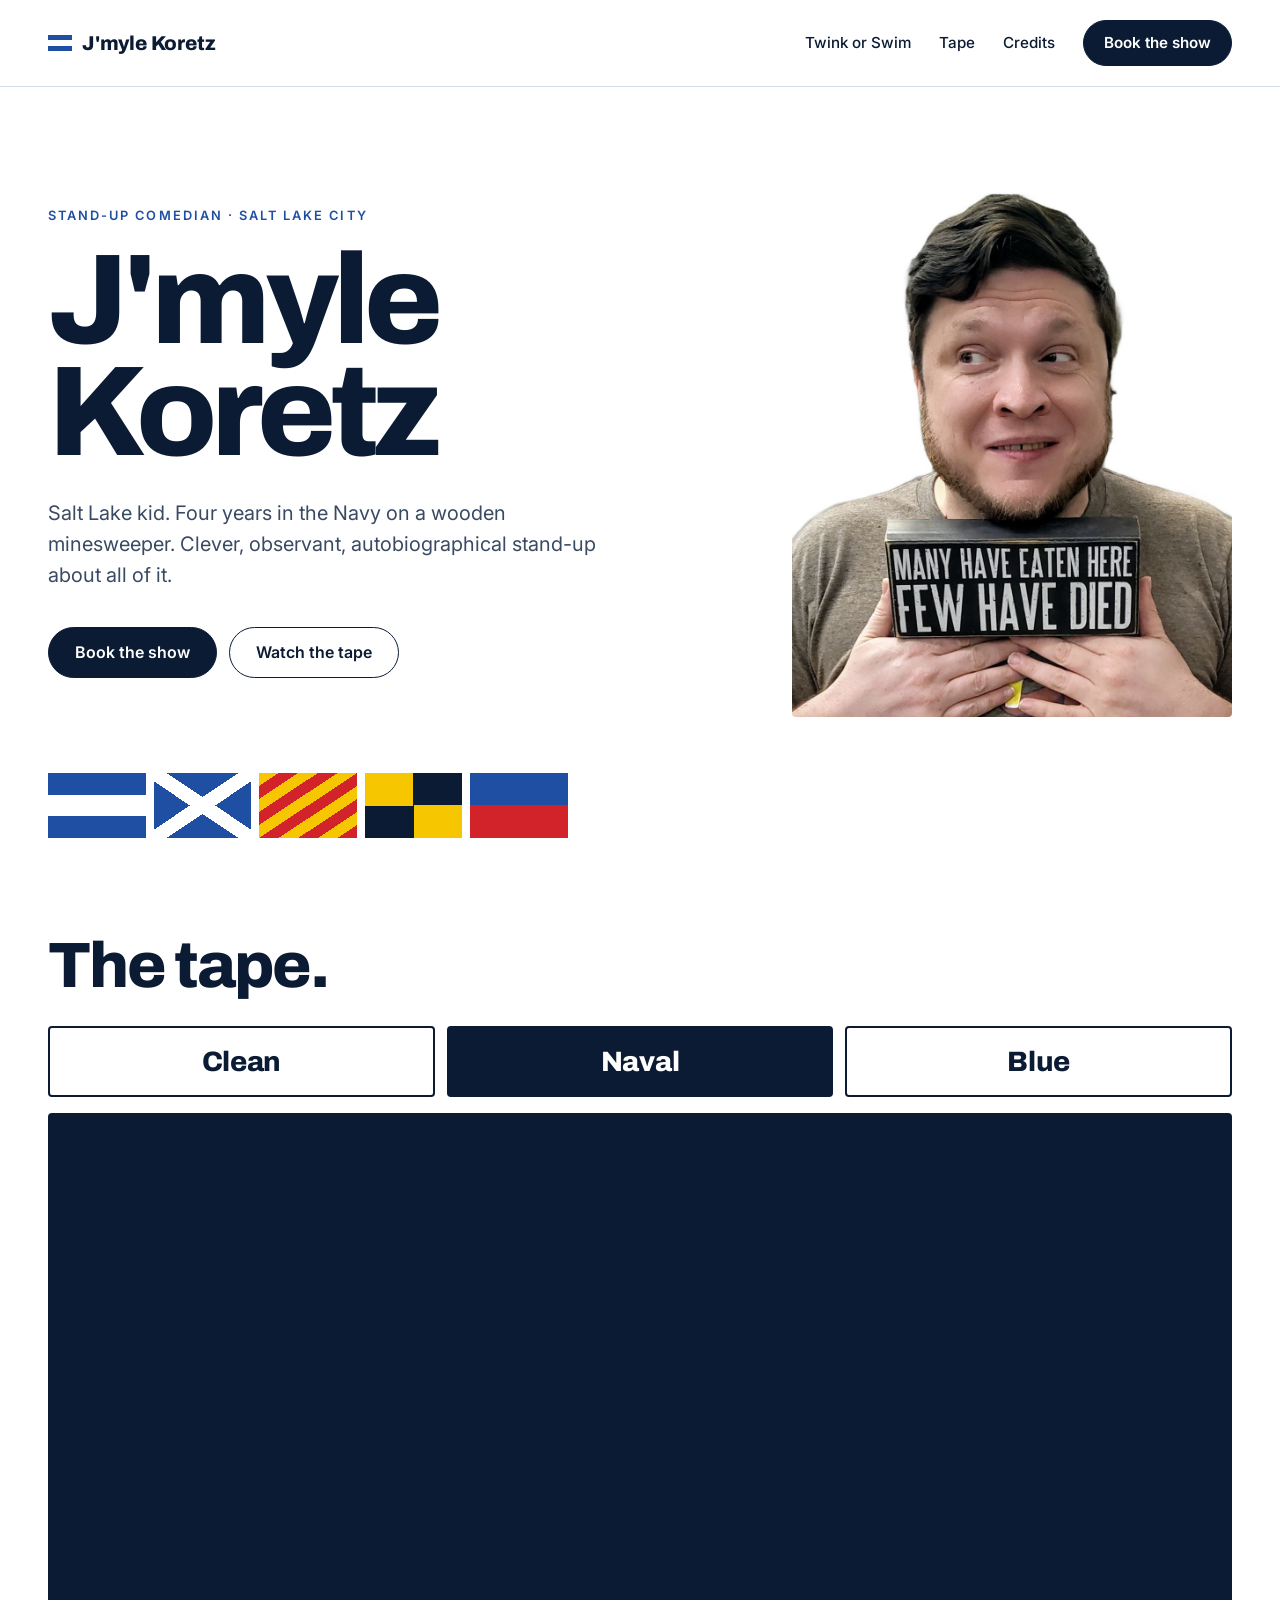
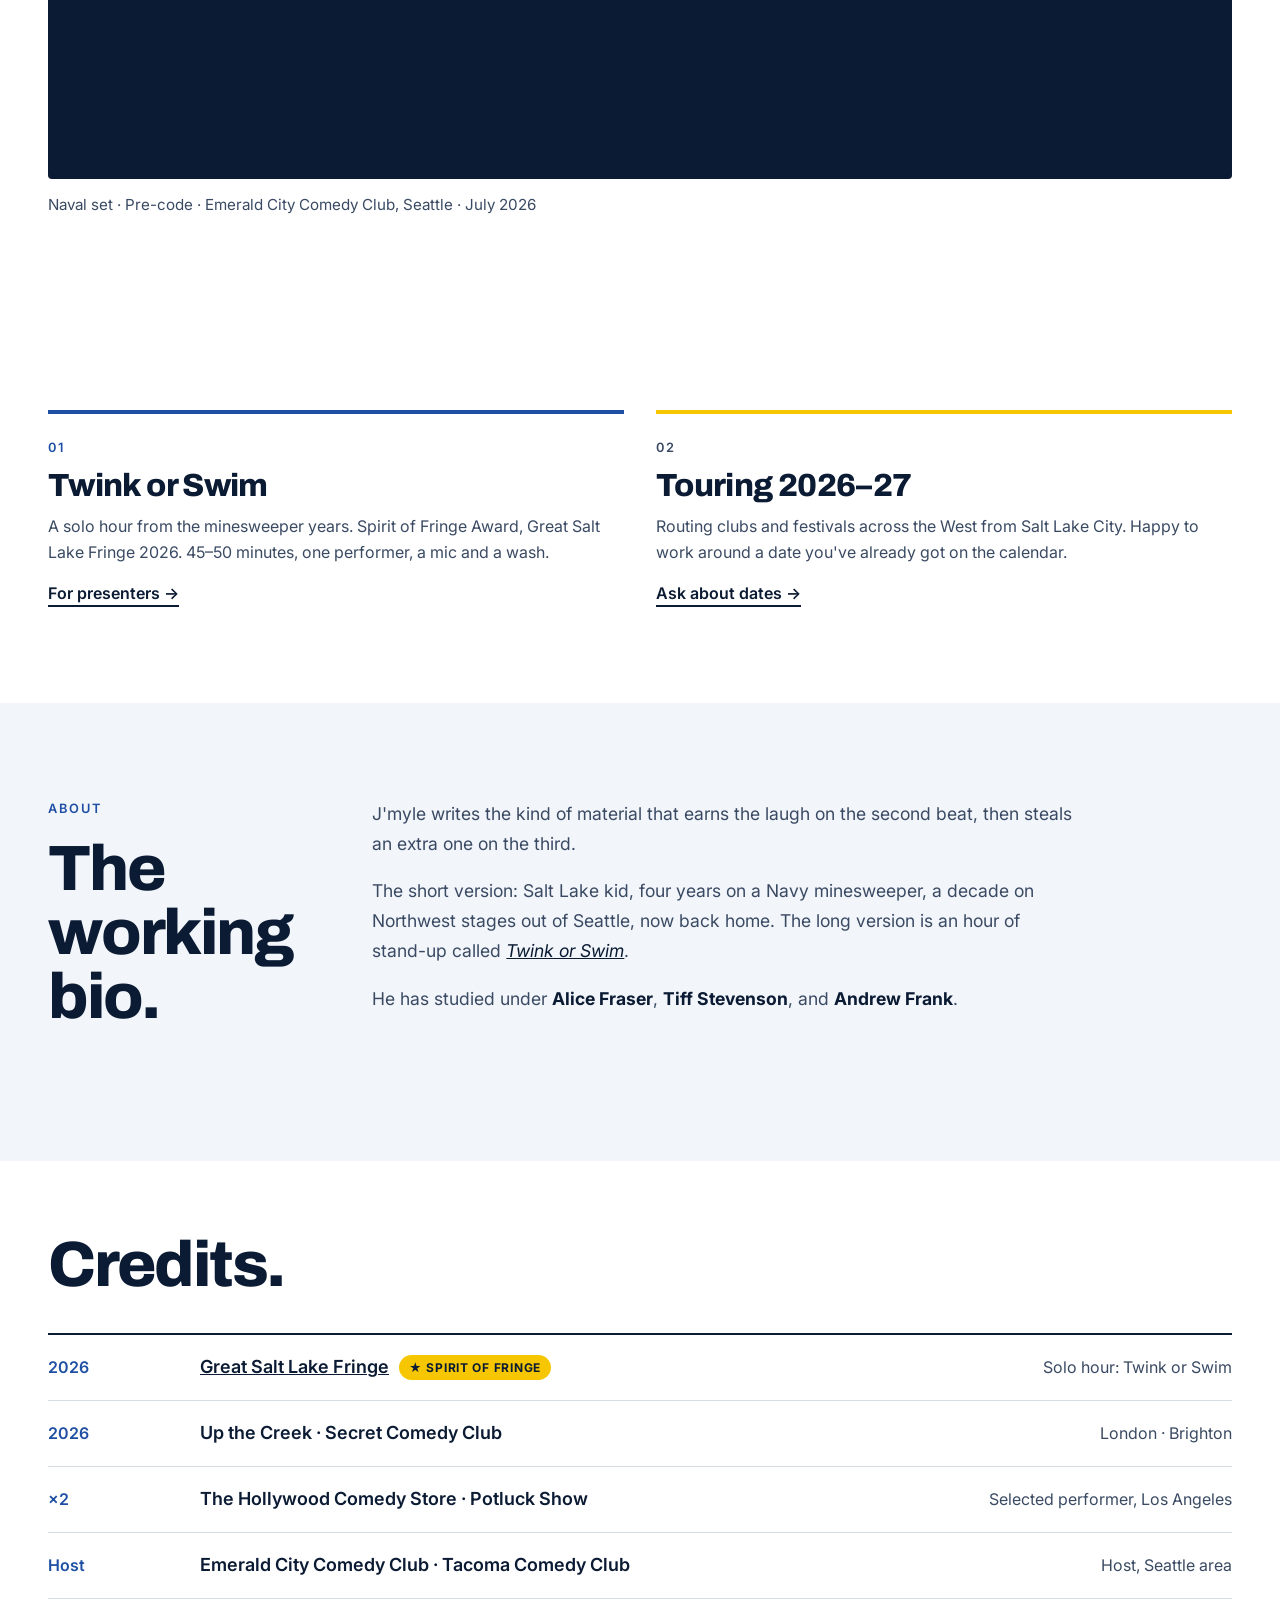
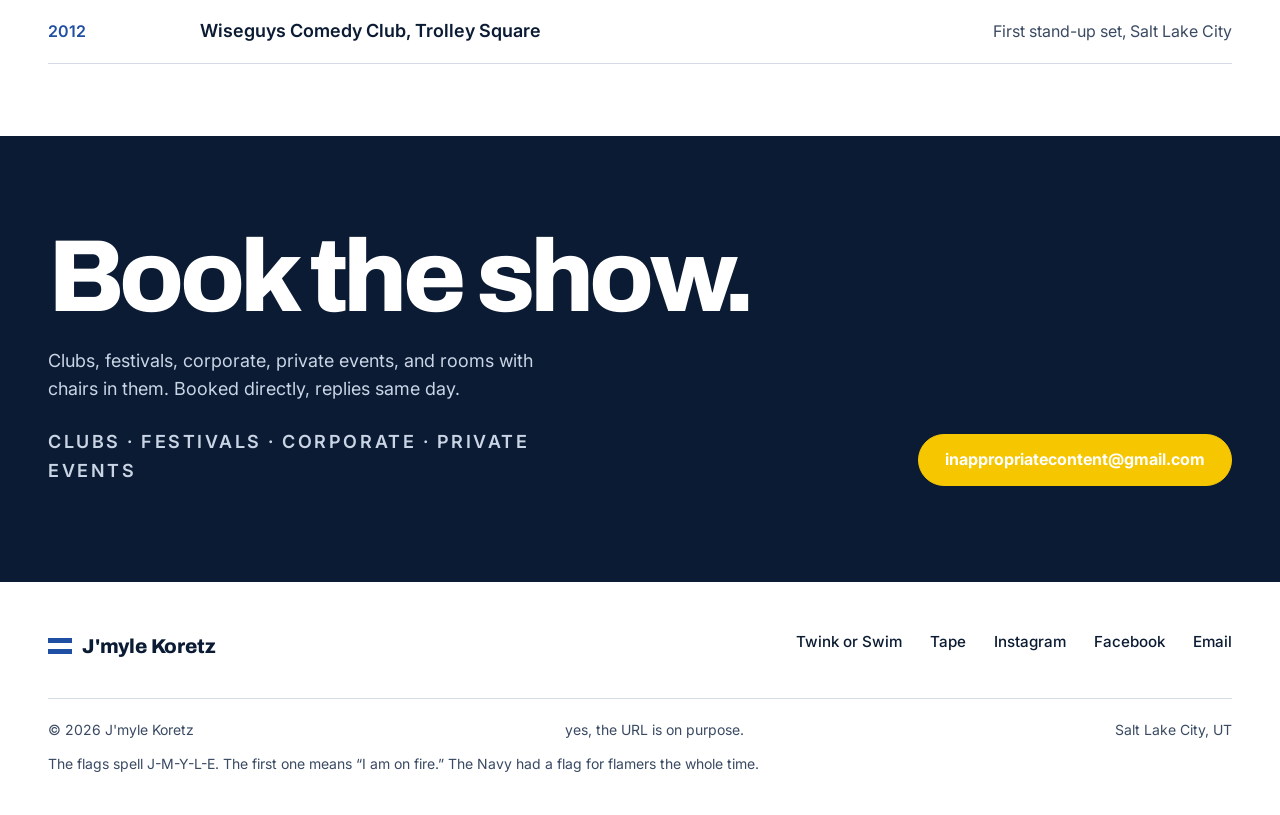
<file: index.html>
<!DOCTYPE html>
<html lang="en">
<head>
<meta charset="UTF-8">
<meta name="viewport" content="width=device-width, initial-scale=1.0">
<title>J'myle Koretz — Stand-Up Comedy</title>
<meta name="description" content="J'myle Koretz is a Salt Lake City stand-up comic. Clever, observant, autobiographical. Now touring the solo hour Twink or Swim. Available for clubs, festivals, and private events.">
<meta property="og:type" content="website">
<meta property="og:url" content="https://sperm.wales/">
<meta property="og:title" content="J'myle Koretz — Stand-Up Comedy">
<meta property="og:description" content="Clever, observant, autobiographical stand-up. Now touring Twink or Swim, winner of the Spirit of Fringe Award at Great Salt Lake Fringe 2026.">
<meta property="og:image" content="https://sperm.wales/head.jpg">
<meta name="twitter:card" content="summary_large_image">
<link rel="icon" href="favicon.svg" type="image/svg+xml">
<link rel="preconnect" href="https://fonts.googleapis.com">
<link rel="preconnect" href="https://fonts.gstatic.com" crossorigin>
<link href="https://fonts.googleapis.com/css2?family=Archivo:wght@700;800&family=Inter:wght@400;500;600;700&display=swap" rel="stylesheet">
<link rel="stylesheet" href="site.css">
</head>
<body>

<header class="site-head">
  <div class="wrap">
    <a href="index.html" class="brand"><span class="brand-flag" aria-hidden="true"></span>J'myle Koretz</a>
    <nav class="nav" aria-label="Main">
      <a href="salt.html">Twink or Swim</a>
      <a href="#tape">Tape</a>
      <a href="#credits">Credits</a>
      <a href="mailto:inappropriatecontent@gmail.com?subject=Booking%20inquiry" class="btn btn-solid">Book the show</a>
    </nav>
  </div>
</header>

<main>
<section class="hero">
  <div class="wrap">
    <div class="hero-main">
      <p class="eyebrow">Stand-up comedian · Salt Lake City</p>
      <h1 class="display">J'myle<br>Koretz</h1>
      <p class="lede">Salt Lake kid. Four years in the Navy on a wooden minesweeper. Clever, observant, autobiographical stand-up about all of it.</p>
      <div class="btn-row">
        <a href="mailto:inappropriatecontent@gmail.com?subject=Booking%20inquiry" class="btn btn-solid">Book the show</a>
        <a href="#tape" class="btn btn-line">Watch the tape</a>
      </div>
    </div>
    <div class="portrait">
      <img src="head.jpg" alt="J'myle Koretz, grinning sideways while holding a sign that reads: Many have eaten here. Few have died." width="1000" height="1250">
    </div>
  </div>
</section>

<div class="wrap">
  <div class="signal">
    <div class="flags" role="img" aria-label="Signal flags spelling J, M, Y, L, E">
      <span class="f-j" title="Juliet"></span><span class="f-m" title="Mike"></span><span class="f-y" title="Yankee"></span><span class="f-l" title="Lima"></span><span class="f-e" title="Echo"></span>
    </div>
  </div>
</div>

<section class="section tape" id="tape">
  <div class="wrap">
    <h2 class="h2">The tape.</h2>
    <div class="set-switch" role="group" aria-label="Choose a set">
      <button type="button" class="set-btn" data-set="clean" aria-pressed="false">Clean</button>
      <button type="button" class="set-btn" data-set="naval" aria-pressed="true">Naval</button>
      <button type="button" class="set-btn" data-set="blue" aria-pressed="false">Blue</button>
    </div>
    <div class="frame">
      <iframe id="tape-player"
        src="https://www.youtube-nocookie.com/embed/PrYrddgGwAY?rel=0&modestbranding=1"
        title="J'myle Koretz — naval set"
        loading="lazy"
        allow="accelerometer; autoplay; clipboard-write; encrypted-media; gyroscope; picture-in-picture"
        allowfullscreen
        referrerpolicy="strict-origin-when-cross-origin"></iframe>
    </div>
    <p class="tape-note" id="tape-note" aria-live="polite">Naval set · Pre-code · Emerald City Comedy Club, Seattle · July 2026</p>
  </div>
</section>

<section class="section">
  <div class="wrap">
    <div class="cards">
      <div class="card">
        <p class="num">01</p>
        <h2 class="h3">Twink or Swim</h2>
        <p>A solo hour from the minesweeper years. Spirit of Fringe Award, Great Salt Lake Fringe 2026. 45–50 minutes, one performer, a mic and a wash.</p>
        <a href="salt.html" class="text-link">For presenters →</a>
      </div>
      <div class="card yellow">
        <p class="num">02</p>
        <h2 class="h3">Touring 2026–27</h2>
        <p>Routing clubs and festivals across the West from Salt Lake City. Happy to work around a date you've already got on the calendar.</p>
        <a href="mailto:inappropriatecontent@gmail.com?subject=Booking%20inquiry" class="text-link">Ask about dates →</a>
      </div>
    </div>
  </div>
</section>

<section class="section band-wash" id="about">
  <div class="wrap split">
    <div class="side">
      <p class="eyebrow">About</p>
      <h2 class="h2">The working bio.</h2>
    </div>
    <div class="main prose">
      <p>J'myle writes the kind of material that earns the laugh on the second beat, then steals an extra one on the third.</p>
      <p>The short version: Salt Lake kid, four years on a Navy minesweeper, a decade on Northwest stages out of Seattle, now back home. The long version is an hour of stand-up called <a href="salt.html"><em>Twink or Swim</em></a>.</p>
      <p>He has studied under <strong>Alice Fraser</strong>, <strong>Tiff Stevenson</strong>, and <strong>Andrew Frank</strong>.</p>
    </div>
  </div>
</section>

<section class="section-tight" id="credits">
  <div class="wrap">
    <h2 class="h2">Credits.</h2>
    <div class="rows">
      <div class="row"><span class="k">2026</span><span class="v"><a href="salt.html">Great Salt Lake Fringe</a><span class="award">★ Spirit of Fringe</span></span><span class="n">Solo hour: Twink or Swim</span></div>
      <div class="row"><span class="k">2026</span><span class="v">Up the Creek · Secret Comedy Club</span><span class="n">London · Brighton</span></div>
      <div class="row"><span class="k">×2</span><span class="v">The Hollywood Comedy Store · Potluck Show</span><span class="n">Selected performer, Los Angeles</span></div>
      <div class="row"><span class="k">Host</span><span class="v">Emerald City Comedy Club · Tacoma Comedy Club</span><span class="n">Host, Seattle area</span></div>
      <div class="row"><span class="k">2012</span><span class="v">Wiseguys Comedy Club, Trolley Square</span><span class="n">First stand-up set, Salt Lake City</span></div>
    </div>
  </div>
</section>
</main>

<section class="section band-navy book" id="booking">
  <div class="wrap">
    <div>
      <h2 class="display">Book the show.</h2>
      <p>Clubs, festivals, corporate, private events, and rooms with chairs in them. Booked directly, replies same day.</p>
      <p class="book-types">Clubs · Festivals · Corporate · Private events</p>
    </div>
    <a href="mailto:inappropriatecontent@gmail.com?subject=Booking%20inquiry" class="btn btn-flag">inappropriatecontent@gmail.com</a>
  </div>
</section>

<footer class="site-foot">
  <div class="wrap">
    <div class="foot-grid">
      <a href="index.html" class="brand"><span class="brand-flag" aria-hidden="true"></span>J'myle Koretz</a>
      <nav class="foot-links" aria-label="Footer">
        <a href="salt.html">Twink or Swim</a>
        <a href="#tape">Tape</a>
        <a href="https://instagram.com/theinappropriatecontent" target="_blank" rel="noopener">Instagram</a>
        <a href="https://facebook.com/inappropriatecontent" target="_blank" rel="noopener">Facebook</a>
        <a href="mailto:inappropriatecontent@gmail.com">Email</a>
      </nav>
    </div>
    <div class="foot-meta">
      <span>© 2026 J'myle Koretz</span>
      <span>yes, the URL is on purpose.</span>
      <span>Salt Lake City, UT</span>
    </div>
    <p class="foot-note">The flags spell J-M-Y-L-E. The first one means “I am on fire.” The Navy had a flag for flamers the whole time.</p>
  </div>
</footer>

<script>
(function () {
  var sets = {
    clean: { id: 'Hfb-e0BdVHU', start: 4, title: "J'myle Koretz — clean set",
             note: 'Clean set · No profanity, corporate-safe · Laughs Comedy Club, Seattle · March 2026' },
    naval: { id: 'PrYrddgGwAY', title: "J'myle Koretz — naval set",
             note: 'Naval set · Pre-code · Emerald City Comedy Club, Seattle · July 2026' },
    blue:  { id: '5keAHwr9SGQ', title: "J'myle Koretz — club set",
             note: 'Blue set · Adult language, adult themes · Mockingbird Comedy, Seattle · October 2026' }
  };
  var player = document.getElementById('tape-player');
  var note = document.getElementById('tape-note');
  var buttons = document.querySelectorAll('.set-btn');
  function show(name, play) {
    var s = sets[name];
    if (!s) return;
    player.src = 'https://www.youtube-nocookie.com/embed/' + s.id + '?rel=0&modestbranding=1' + (s.start ? '&start=' + s.start : '') + (play ? '&autoplay=1' : '');
    player.title = s.title;
    note.textContent = s.note;
    buttons.forEach(function (b) { b.setAttribute('aria-pressed', String(b.dataset.set === name)); });
  }
  buttons.forEach(function (b) {
    b.addEventListener('click', function () {
      if (b.getAttribute('aria-pressed') !== 'true') show(b.dataset.set, true);
    });
  });
  // Naval is the default tape; #clean or #blue (any case) opens that set instead.
  var wanted = location.hash.slice(1).toLowerCase();
  if (wanted === 'clean' || wanted === 'blue') show(wanted, false);
  if (sets[wanted]) document.getElementById('tape').scrollIntoView();
})();
</script>

</body>
</html>
</file>
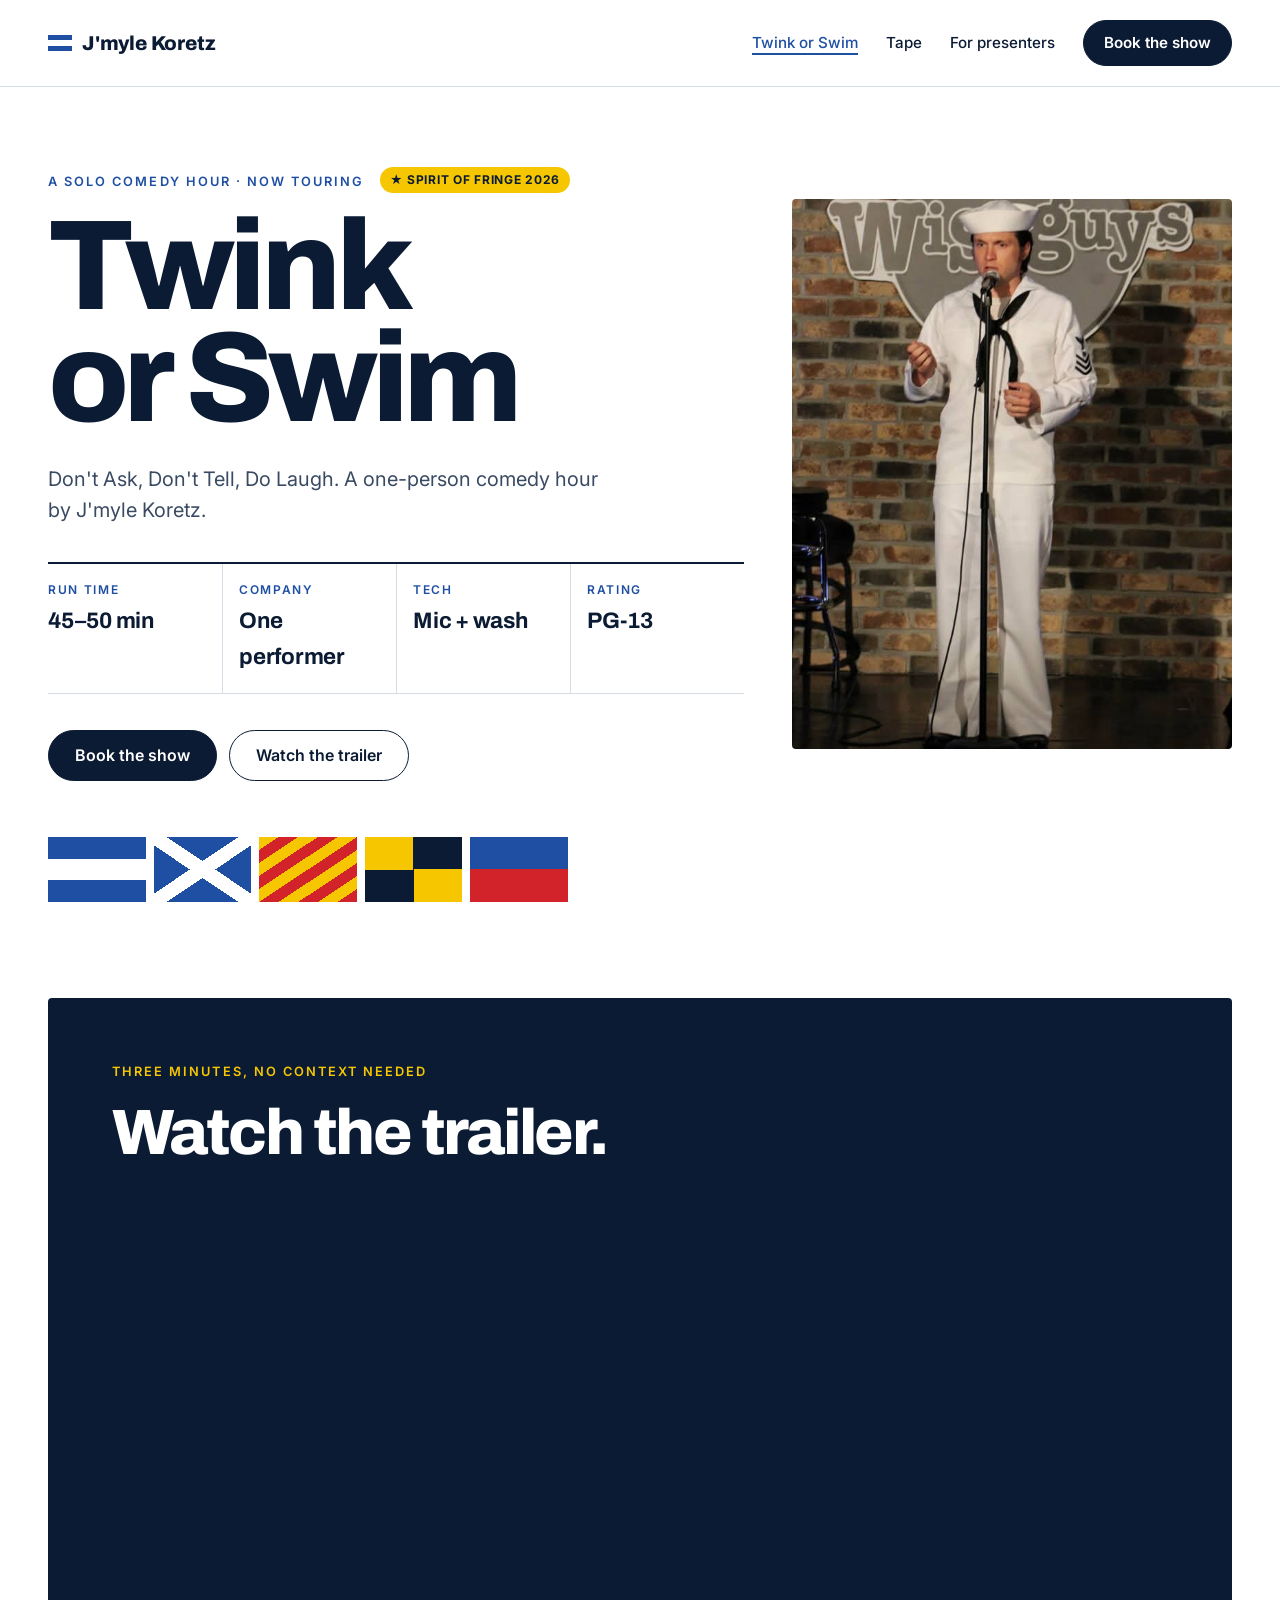
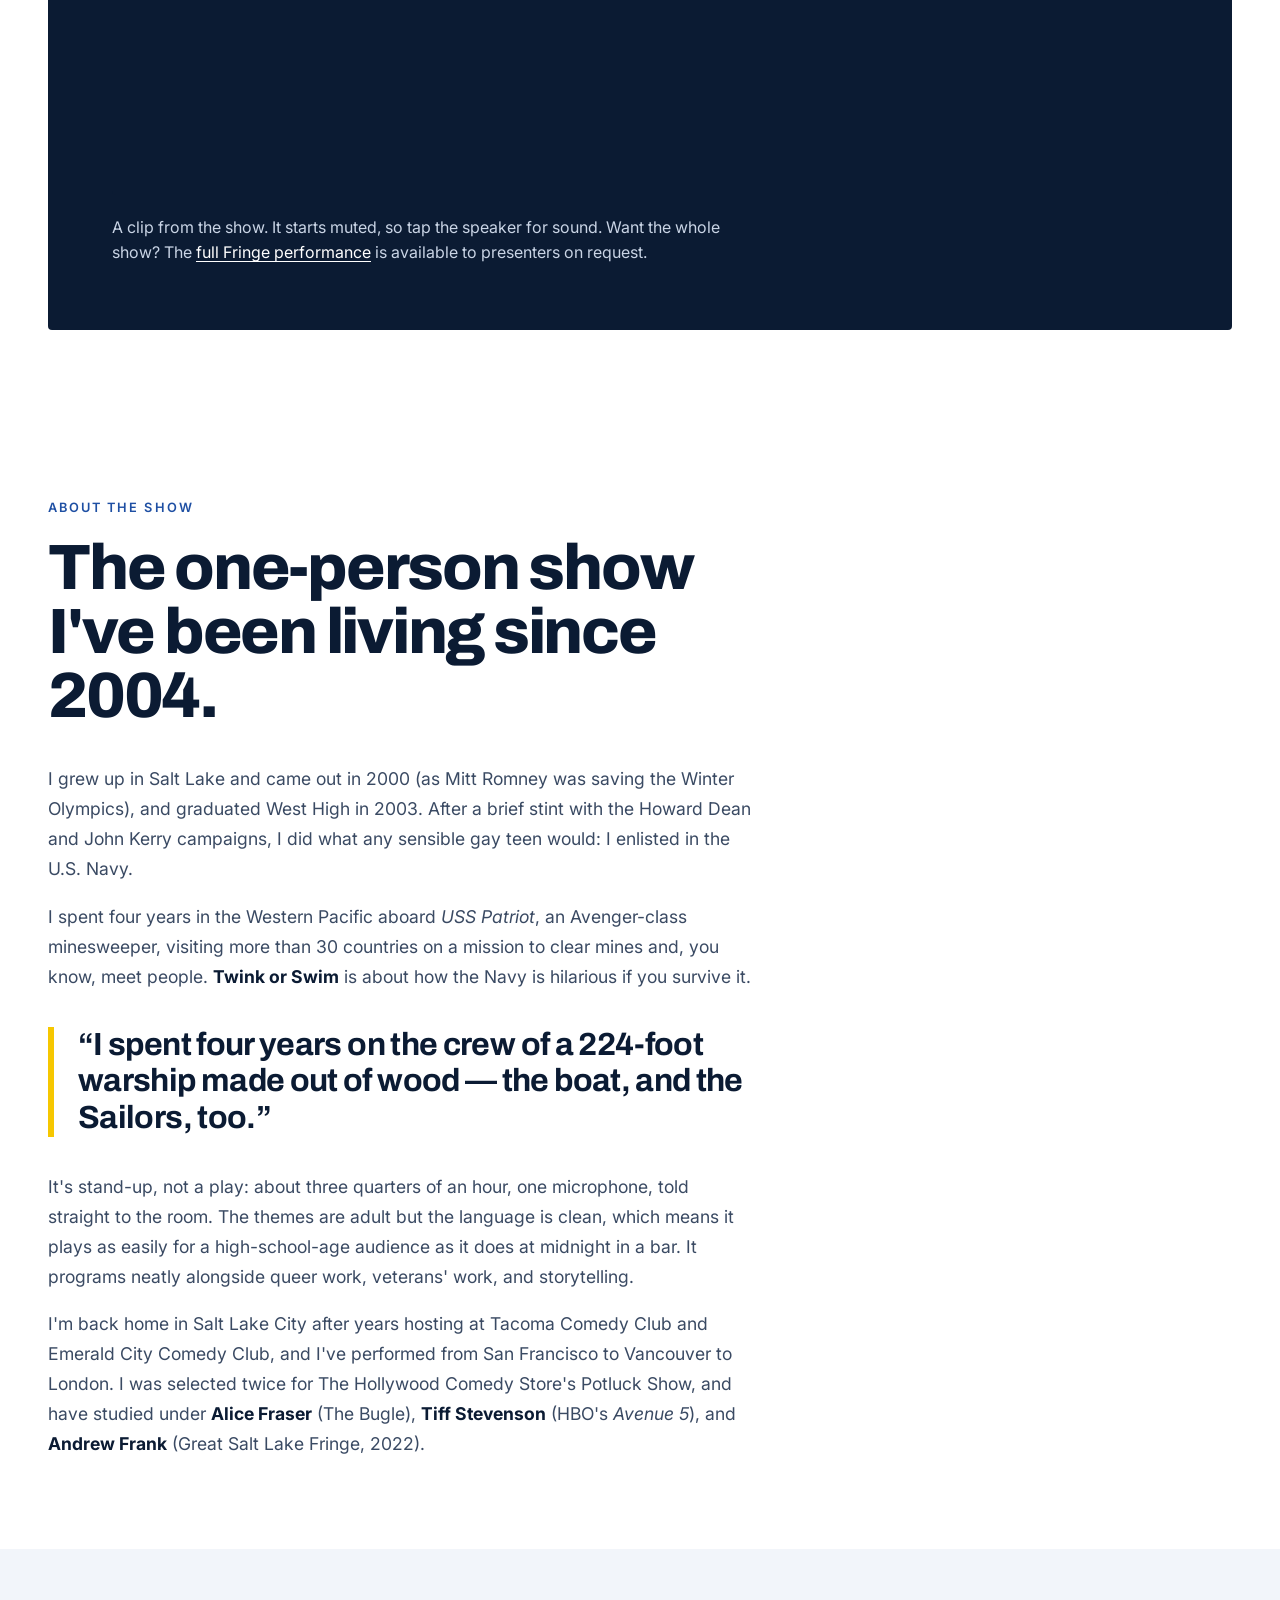
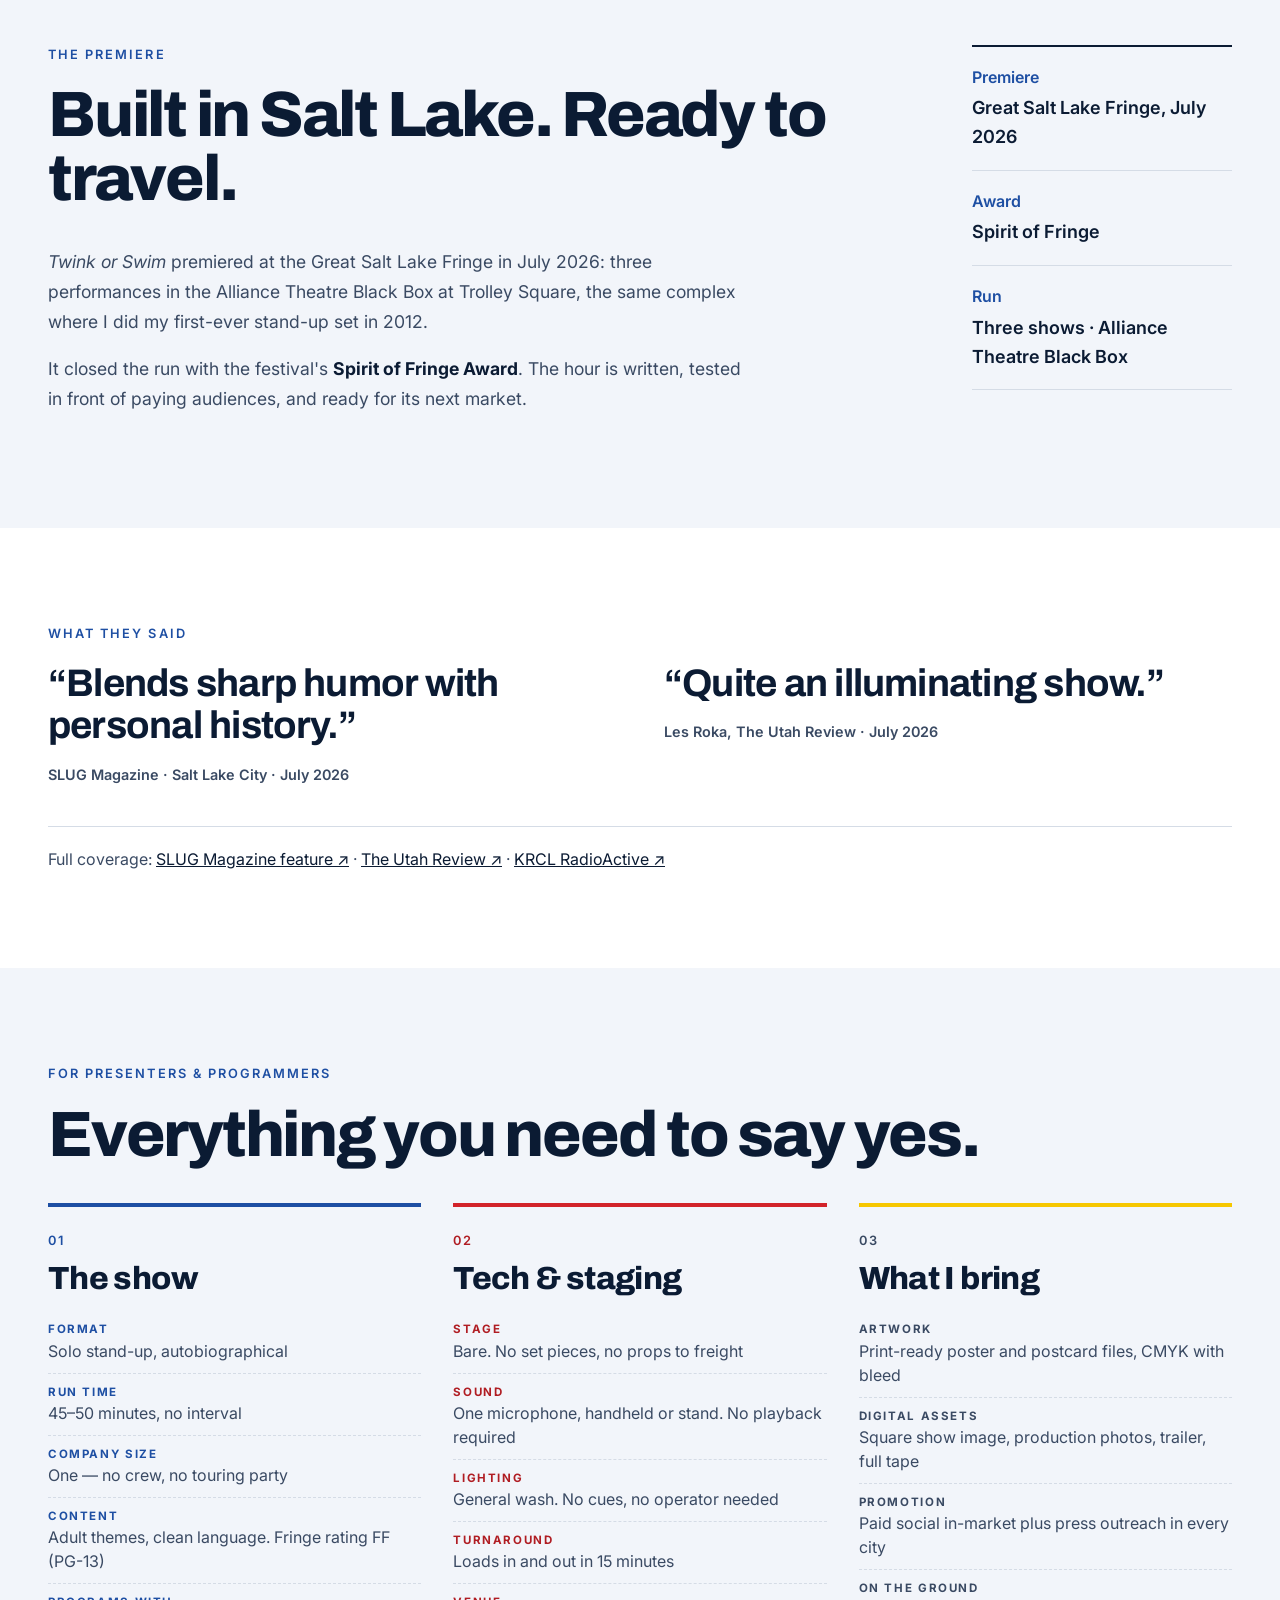
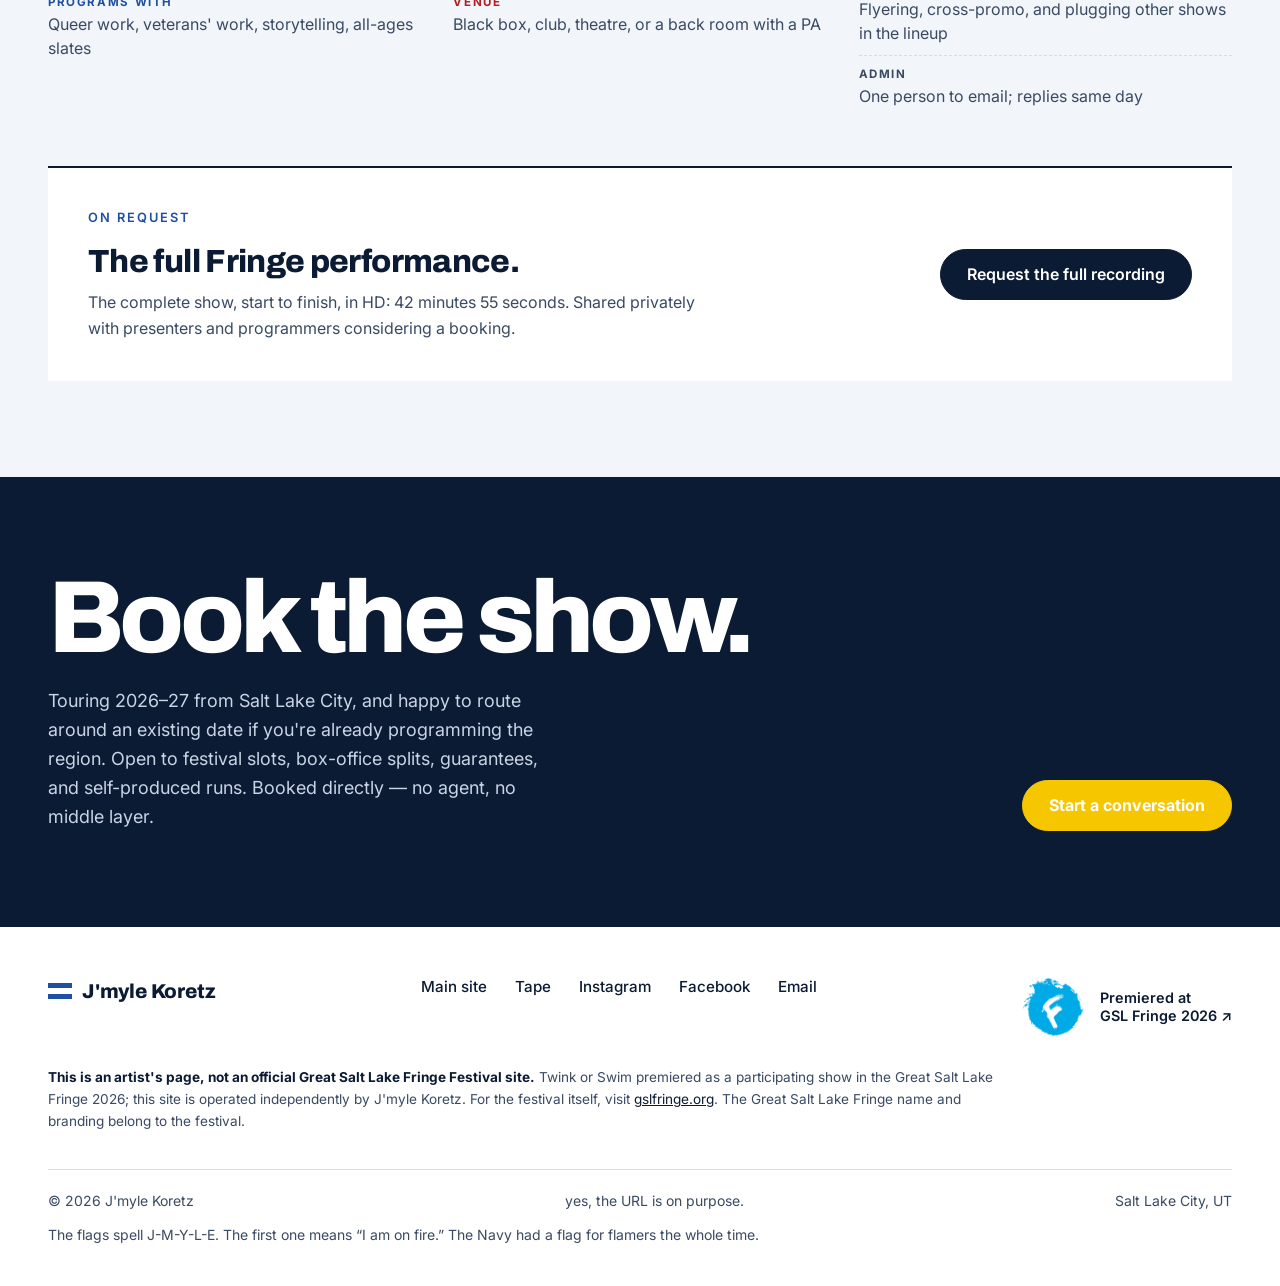
<file: salt.html>
<!DOCTYPE html>
<html lang="en">
<head>
<meta charset="UTF-8">
<meta name="viewport" content="width=device-width, initial-scale=1.0">
<title>Twink or Swim — a touring solo comedy hour by J'myle Koretz</title>
<meta name="description" content="Twink or Swim — a solo comedy hour by J'myle Koretz. Winner of the Spirit of Fringe Award at the Great Salt Lake Fringe 2026. Adult themes, clean language. Available to festivals and venues, 2026–27.">
<meta property="og:type" content="website">
<meta property="og:url" content="https://sperm.wales/salt.html">
<meta property="og:title" content="Twink or Swim — a solo comedy hour by J'myle Koretz">
<meta property="og:description" content="Spirit of Fringe Award, Great Salt Lake Fringe 2026. One performer, 45–50 minutes, mic and a wash. Touring 2026–27.">
<meta property="og:image" content="https://sperm.wales/dress.jpg">
<meta name="twitter:card" content="summary_large_image">
<link rel="icon" href="favicon.svg" type="image/svg+xml">
<link rel="preconnect" href="https://fonts.googleapis.com">
<link rel="preconnect" href="https://fonts.gstatic.com" crossorigin>
<link href="https://fonts.googleapis.com/css2?family=Archivo:wght@700;800&family=Inter:wght@400;500;600;700&display=swap" rel="stylesheet">
<link rel="stylesheet" href="site.css">
</head>
<body>

<header class="site-head">
  <div class="wrap">
    <a href="index.html" class="brand"><span class="brand-flag" aria-hidden="true"></span>J'myle Koretz</a>
    <nav class="nav" aria-label="Main">
      <a href="salt.html" aria-current="page">Twink or Swim</a>
      <a href="index.html#tape">Tape</a>
      <a href="#presenters">For presenters</a>
      <a href="mailto:inappropriatecontent@gmail.com?subject=Twink%20or%20Swim%20%E2%80%94%20booking%20enquiry" class="btn btn-solid">Book the show</a>
    </nav>
  </div>
</header>

<main>
<section class="hero">
  <div class="wrap">
    <div class="hero-main">
      <p class="eyebrow">A solo comedy hour · Now touring <span class="award">★ Spirit of Fringe 2026</span></p>
      <h1 class="display">Twink<br>or Swim</h1>
      <p class="lede">Don't Ask, Don't Tell, Do Laugh. A one-person comedy hour by J'myle Koretz.</p>
      <dl class="specs" style="margin-top: 36px">
        <div><dt>Run time</dt><dd>45–50 min</dd></div>
        <div><dt>Company</dt><dd>One performer</dd></div>
        <div><dt>Tech</dt><dd>Mic + wash</dd></div>
        <div><dt>Rating</dt><dd>PG-13</dd></div>
      </dl>
      <div class="btn-row">
        <a href="mailto:inappropriatecontent@gmail.com?subject=Twink%20or%20Swim%20%E2%80%94%20booking%20enquiry" class="btn btn-solid">Book the show</a>
        <a href="#watch" class="btn btn-line">Watch the trailer</a>
      </div>
    </div>
    <div class="portrait">
      <img src="dress.jpg" alt="J'myle Koretz on stage in full Navy crackerjacks performing Twink or Swim" width="640" height="960">
    </div>
  </div>
</section>

<div class="wrap">
  <div class="signal">
    <div class="flags" role="img" aria-label="Signal flags spelling J, M, Y, L, E">
      <span class="f-j" title="Juliet"></span><span class="f-m" title="Mike"></span><span class="f-y" title="Yankee"></span><span class="f-l" title="Lima"></span><span class="f-e" title="Echo"></span>
    </div>
  </div>
</div>

<section class="section">
  <div class="wrap">
    <div class="band-navy" id="watch" style="border-radius: 4px; padding: clamp(24px, 5vw, 64px)">
      <p class="eyebrow">Three minutes, no context needed</p>
      <h2 class="h2">Watch the trailer.</h2>
      <div class="frame">
        <iframe
          id="preview-player"
          src="https://www.youtube-nocookie.com/embed/thEQrqx6vY4?rel=0&modestbranding=1&enablejsapi=1&mute=1&playsinline=1"
          title="J'myle Koretz — Twink or Swim trailer"
          allow="accelerometer; autoplay; clipboard-write; encrypted-media; gyroscope; picture-in-picture"
          allowfullscreen
          referrerpolicy="strict-origin-when-cross-origin"></iframe>
      </div>
      <p style="margin-top: 20px; max-width: 40rem">A clip from the show. It starts muted, so tap the speaker for sound. Want the whole show? The <a href="#full-recording" class="on-navy-link">full Fringe performance</a> is available to presenters on request.</p>
    </div>
  </div>
</section>

<section class="section-tight" id="show">
  <div class="wrap">
    <p class="eyebrow">About the show</p>
    <h2 class="h2" style="max-width: 18ch">The one-person show I've been living since 2004.</h2>
    <div class="prose">
      <p>I grew up in Salt Lake and came out in 2000 (as Mitt Romney was saving the Winter Olympics), and graduated West High in 2003. After a brief stint with the Howard Dean and John Kerry campaigns, I did what any sensible gay teen would: I enlisted in the U.S. Navy.</p>
      <p>I spent four years in the Western Pacific aboard <em>USS Patriot</em>, an Avenger-class minesweeper, visiting more than 30 countries on a mission to clear mines and, you know, meet people. <strong>Twink or Swim</strong> is about how the Navy is hilarious if you survive it.</p>
    </div>
    <p class="pull">“I spent four years on the crew of a 224-foot warship made out of wood — the boat, and the Sailors, too.”</p>
    <div class="prose">
      <p>It's stand-up, not a play: about three quarters of an hour, one microphone, told straight to the room. The themes are adult but the language is clean, which means it plays as easily for a high-school-age audience as it does at midnight in a bar. It programs neatly alongside queer work, veterans' work, and storytelling.</p>
      <p>I'm back home in Salt Lake City after years hosting at Tacoma Comedy Club and Emerald City Comedy Club, and I've performed from San Francisco to Vancouver to London. I was selected twice for The Hollywood Comedy Store's Potluck Show, and have studied under <strong>Alice Fraser</strong> (The Bugle), <strong>Tiff Stevenson</strong> (HBO's <em>Avenue 5</em>), and <strong>Andrew Frank</strong> (Great Salt Lake Fringe, 2022).</p>
    </div>
  </div>
</section>

<section class="section band-wash">
  <div class="wrap split">
    <div class="main">
      <p class="eyebrow">The premiere</p>
      <h2 class="h2">Built in Salt Lake. Ready to travel.</h2>
      <div class="prose">
        <p><em>Twink or Swim</em> premiered at the Great Salt Lake Fringe in July 2026: three performances in the Alliance Theatre Black Box at Trolley Square, the same complex where I did my first-ever stand-up set in 2012.</p>
        <p>It closed the run with the festival's <strong>Spirit of Fringe Award</strong>. The hour is written, tested in front of paying audiences, and ready for its next market.</p>
      </div>
    </div>
    <div class="side">
      <div class="rows">
        <div class="row"><span class="k">Premiere</span><span class="v">Great Salt Lake Fringe, July 2026</span></div>
        <div class="row"><span class="k">Award</span><span class="v">Spirit of Fringe</span></div>
        <div class="row"><span class="k">Run</span><span class="v">Three shows · Alliance Theatre Black Box</span></div>
      </div>
    </div>
  </div>
</section>

<section class="section" id="press">
  <div class="wrap">
    <p class="eyebrow">What they said</p>
    <div class="quotes">
      <blockquote class="quote">
        <p>“Blends sharp humor with personal history.”</p>
        <cite>SLUG Magazine · Salt Lake City · July 2026</cite>
      </blockquote>
      <blockquote class="quote">
        <p>“Quite an illuminating show.”</p>
        <cite>Les Roka, The Utah Review · July 2026</cite>
      </blockquote>
    </div>
    <p style="margin-top: 40px; padding-top: 20px; border-top: 1px solid var(--line); color: var(--soft)">
      Full coverage:
      <a href="https://www.slugmag.com/arts/art/performance-theatre/jmyle-koretz-dives-into-comedy-with-twink-or-swim/" target="_blank" rel="noopener">SLUG Magazine feature ↗</a> ·
      <a href="https://www.theutahreview.com/a-very-robust-first-weekend-12th-great-salt-lake-fringe-festival-resumes-july-30-aug-2-at-four-salt-lake-city-venues/" target="_blank" rel="noopener">The Utah Review ↗</a> ·
      <a href="https://krcl.org/blog/slc-obon-festival-turns-90-this-weekend/" target="_blank" rel="noopener">KRCL RadioActive ↗</a>
    </p>
  </div>
</section>

<section class="section band-wash" id="presenters">
  <div class="wrap">
    <p class="eyebrow">For presenters &amp; programmers</p>
    <h2 class="h2">Everything you need to say yes.</h2>
    <div class="cards">
      <div class="card">
        <p class="num">01</p>
        <h3 class="h3">The show</h3>
        <ul class="rider">
          <li><strong>Format</strong>Solo stand-up, autobiographical</li>
          <li><strong>Run time</strong>45–50 minutes, no interval</li>
          <li><strong>Company size</strong>One — no crew, no touring party</li>
          <li><strong>Content</strong>Adult themes, clean language. Fringe rating FF (PG-13)</li>
          <li><strong>Programs with</strong>Queer work, veterans' work, storytelling, all-ages slates</li>
        </ul>
      </div>
      <div class="card red">
        <p class="num">02</p>
        <h3 class="h3">Tech &amp; staging</h3>
        <ul class="rider">
          <li><strong>Stage</strong>Bare. No set pieces, no props to freight</li>
          <li><strong>Sound</strong>One microphone, handheld or stand. No playback required</li>
          <li><strong>Lighting</strong>General wash. No cues, no operator needed</li>
          <li><strong>Turnaround</strong>Loads in and out in 15 minutes</li>
          <li><strong>Venue</strong>Black box, club, theatre, or a back room with a PA</li>
        </ul>
      </div>
      <div class="card yellow">
        <p class="num">03</p>
        <h3 class="h3">What I bring</h3>
        <ul class="rider">
          <li><strong>Artwork</strong>Print-ready poster and postcard files, CMYK with bleed</li>
          <li><strong>Digital assets</strong>Square show image, production photos, trailer, full tape</li>
          <li><strong>Promotion</strong>Paid social in-market plus press outreach in every city</li>
          <li><strong>On the ground</strong>Flyering, cross-promo, and plugging other shows in the lineup</li>
          <li><strong>Admin</strong>One person to email; replies same day</li>
        </ul>
      </div>
    </div>
    <div class="callout" id="full-recording">
      <div>
        <p class="eyebrow">On request</p>
        <h3 class="h3">The full Fringe performance.</h3>
        <p>The complete show, start to finish, in HD: 42 minutes 55 seconds. Shared privately with presenters and programmers considering a booking.</p>
      </div>
      <a href="mailto:inappropriatecontent@gmail.com?subject=Twink%20or%20Swim%20%E2%80%94%20full%20recording%20request&amp;body=Hi%20J%27myle%2C%0A%0AI%27d%20like%20to%20see%20the%20full%20Fringe%20performance%20of%20Twink%20or%20Swim.%0A%0AName%3A%20%0AVenue%20or%20festival%3A%20%0ADates%20I%27m%20programming%3A%20%0A" class="btn btn-solid">Request the full recording</a>
    </div>
  </div>
</section>
</main>

<section class="section band-navy book" id="booking">
  <div class="wrap">
    <div>
      <h2 class="display">Book the show.</h2>
      <p>Touring 2026–27 from Salt Lake City, and happy to route around an existing date if you're already programming the region. Open to festival slots, box-office splits, guarantees, and self-produced runs. Booked directly — no agent, no middle layer.</p>
      <!--
        OPTIONAL ROUTING LINE — add confirmed dates/regions here when you want
        programmers to see where you'll already be, e.g.:
        <p class="book-types">Already routed: US Southwest, January 2027</p>
      -->
    </div>
    <a href="mailto:inappropriatecontent@gmail.com?subject=Twink%20or%20Swim%20%E2%80%94%20booking%20enquiry" class="btn btn-flag">Start a conversation</a>
  </div>
</section>

<footer class="site-foot">
  <div class="wrap">
    <div class="foot-grid">
      <a href="index.html" class="brand"><span class="brand-flag" aria-hidden="true"></span>J'myle Koretz</a>
      <nav class="foot-links" aria-label="Footer">
        <a href="index.html">Main site</a>
        <a href="index.html#tape">Tape</a>
        <a href="https://www.instagram.com/theinappropriatecontent/" target="_blank" rel="noopener">Instagram</a>
        <a href="https://www.facebook.com/inappropriatecontent/" target="_blank" rel="noopener">Facebook</a>
        <a href="mailto:inappropriatecontent@gmail.com">Email</a>
      </nav>
      <a class="fringe-handoff" href="https://www.gslfringe.org/" target="_blank" rel="noopener" title="Visit the Great Salt Lake Fringe website (opens in a new tab)">
        <img src="fringe-f.png" alt="Great Salt Lake Fringe" width="64" height="64">
        <span>Premiered at<br>GSL Fringe 2026 ↗</span>
      </a>
    </div>
    <p class="disclaimer">
      <strong>This is an artist's page, not an official Great Salt Lake Fringe Festival site.</strong>
      Twink or Swim premiered as a participating show in the Great Salt Lake Fringe 2026; this site is operated independently by J'myle Koretz. For the festival itself, visit <a href="https://www.gslfringe.org/" target="_blank" rel="noopener">gslfringe.org</a>. The Great Salt Lake Fringe name and branding belong to the festival.
    </p>
    <div class="foot-meta">
      <span>© 2026 J'myle Koretz</span>
      <span>yes, the URL is on purpose.</span>
      <span>Salt Lake City, UT</span>
    </div>
    <p class="foot-note">The flags spell J-M-Y-L-E. The first one means “I am on fire.” The Navy had a flag for flamers the whole time.</p>
  </div>
</footer>

<script>
(function () {
  var frame = document.getElementById('preview-player');
  if (!frame) return;
  // Respect reduced-motion: no auto-start for those users.
  if (window.matchMedia('(prefers-reduced-motion: reduce)').matches) return;

  function send(cmd) {
    try {
      frame.contentWindow.postMessage(
        JSON.stringify({ event: 'command', func: cmd, args: [] }), '*'
      );
    } catch (e) { /* no-op */ }
  }

  var hasPlayed = false;
  var observer = new IntersectionObserver(function (entries) {
    entries.forEach(function (entry) {
      if (entry.isIntersecting && entry.intersectionRatio >= 0.5) {
        send('playVideo');
        hasPlayed = true;
      } else if (hasPlayed) {
        send('pauseVideo');
      }
    });
  }, { threshold: [0, 0.5] });

  observer.observe(frame);
})();
</script>

</body>
</html>
</file>
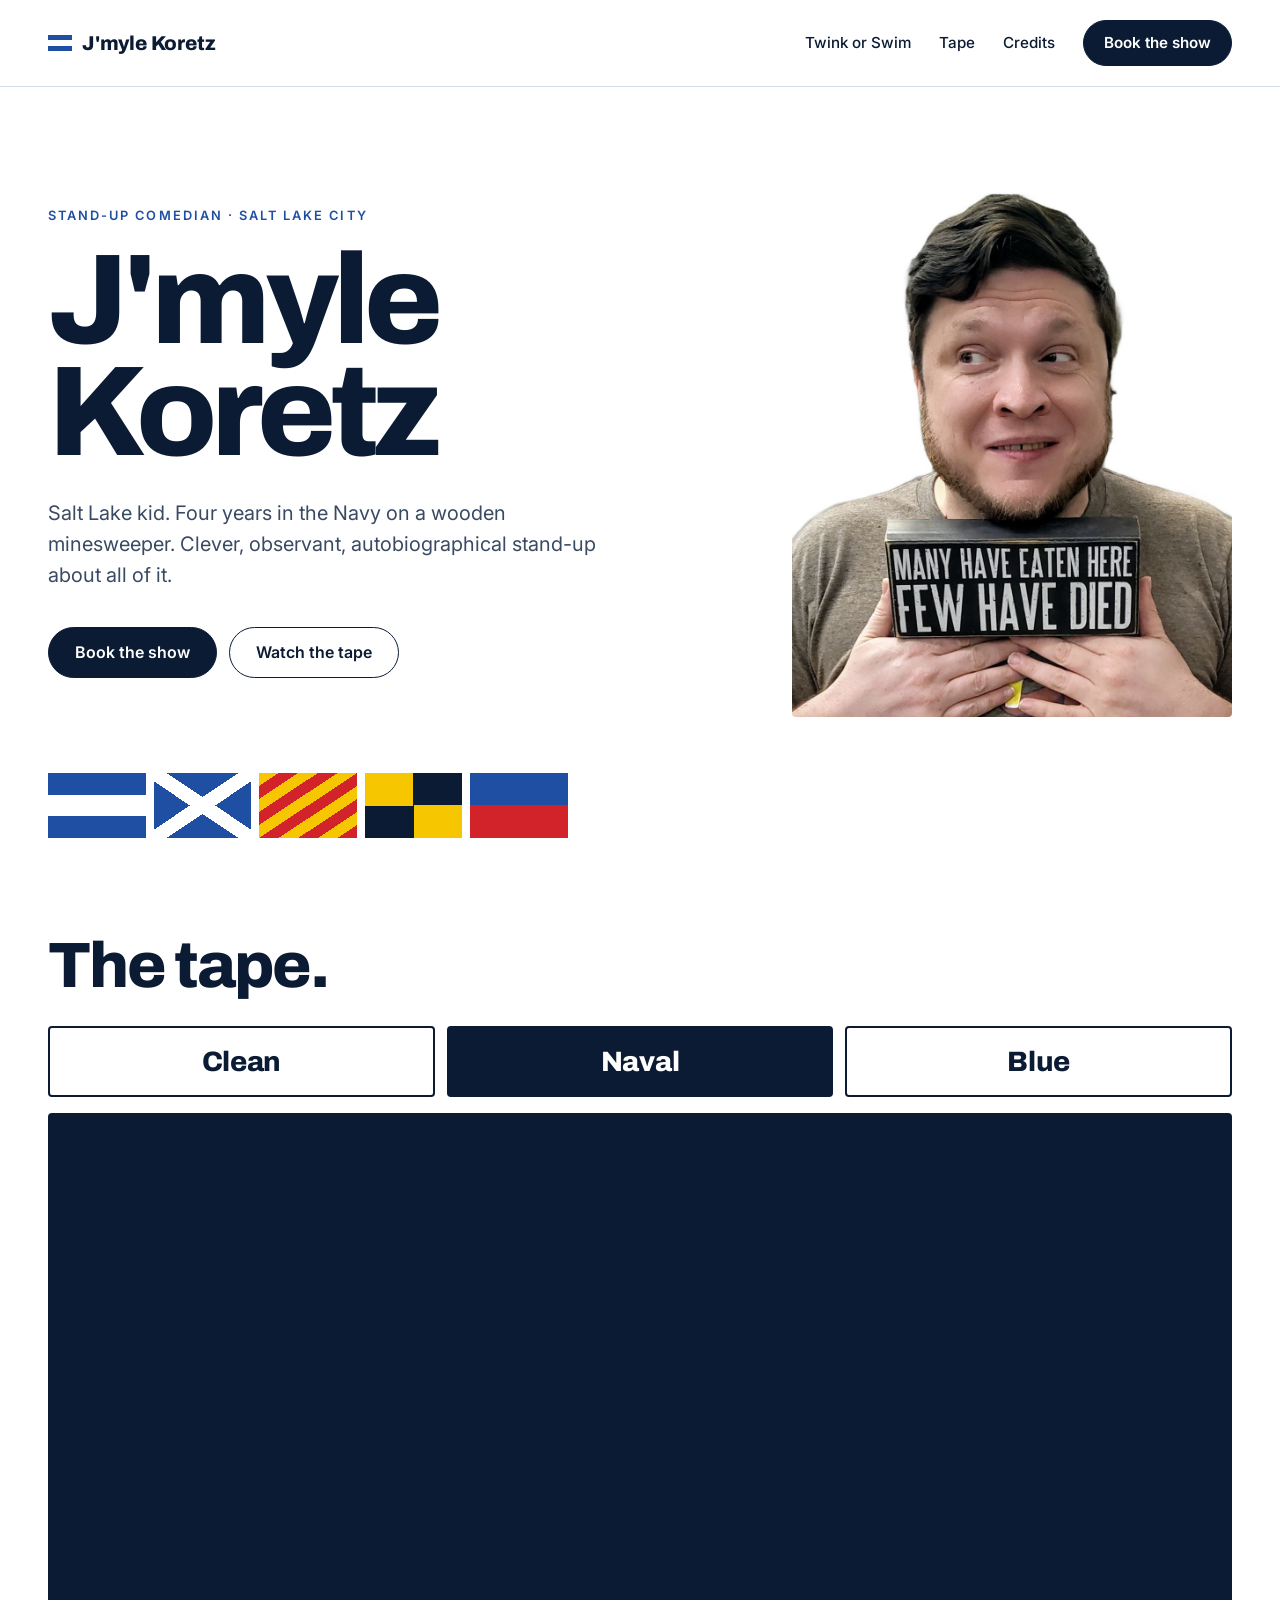
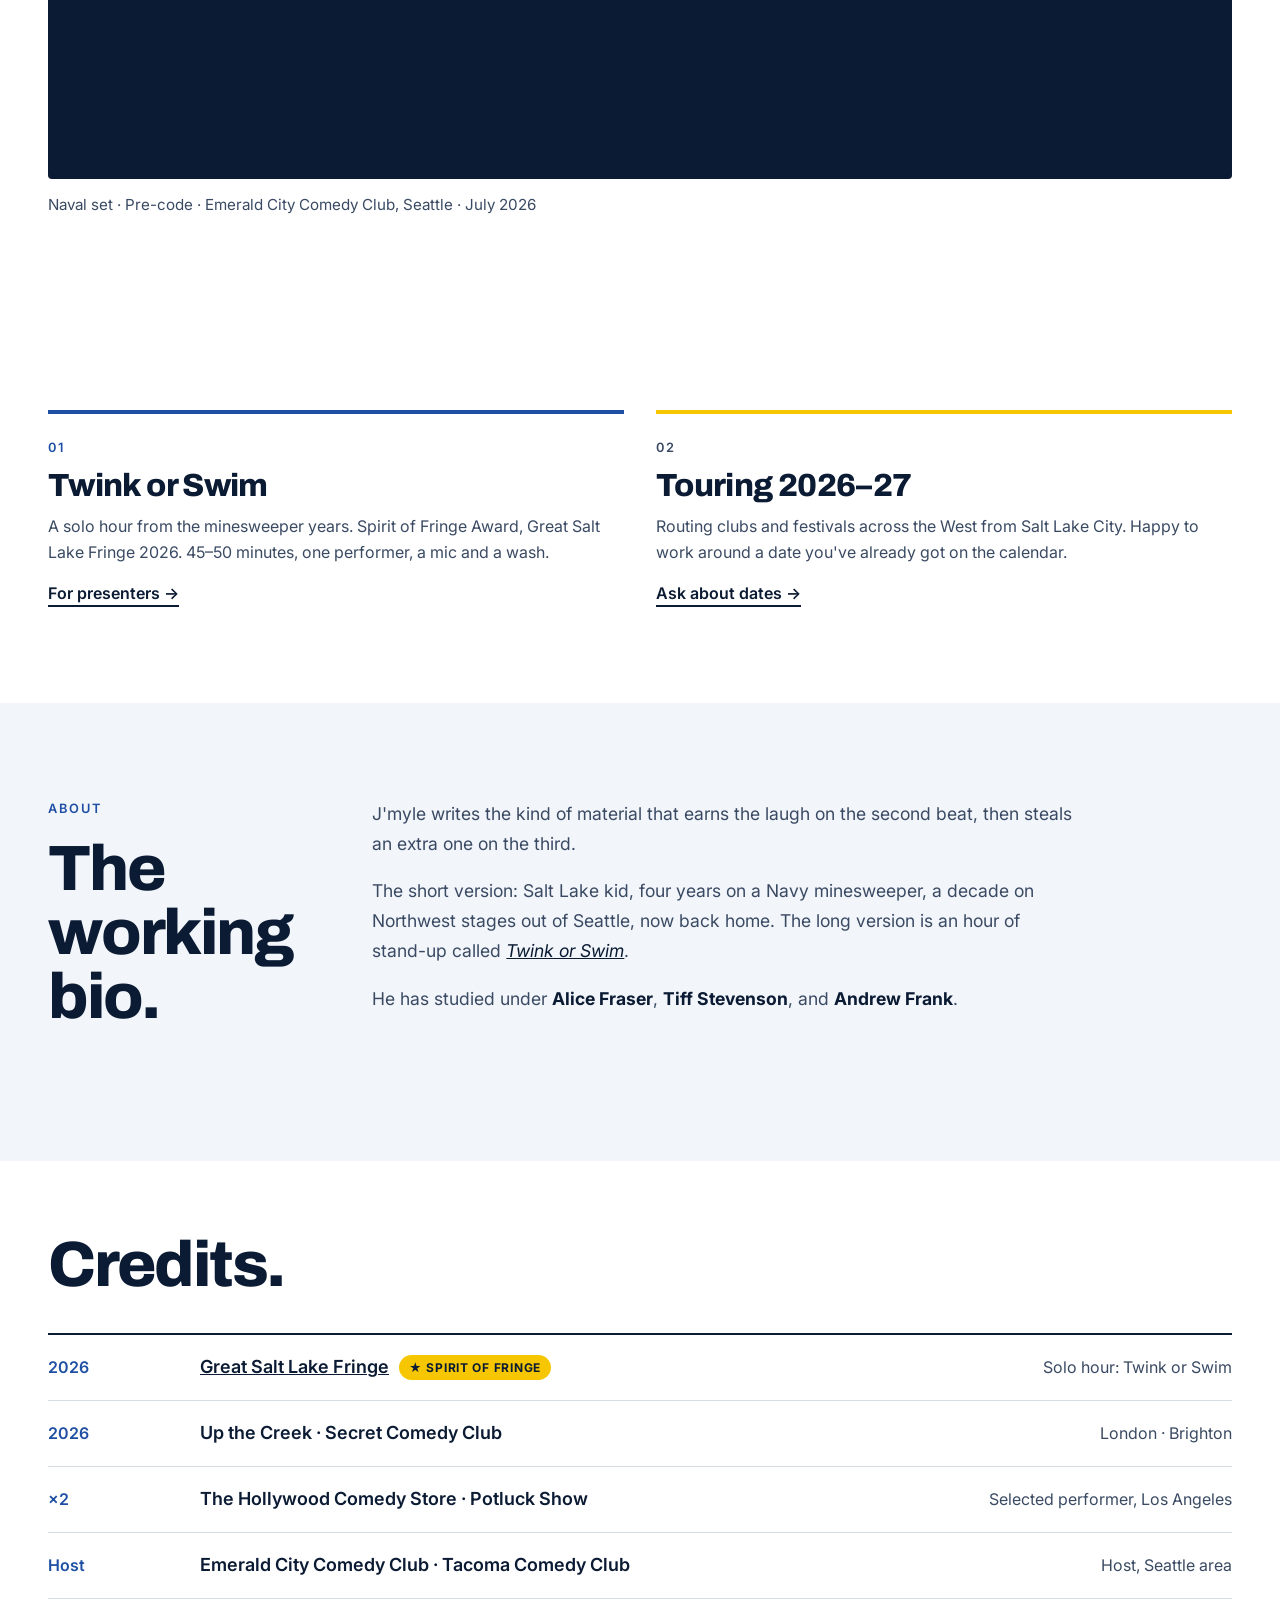
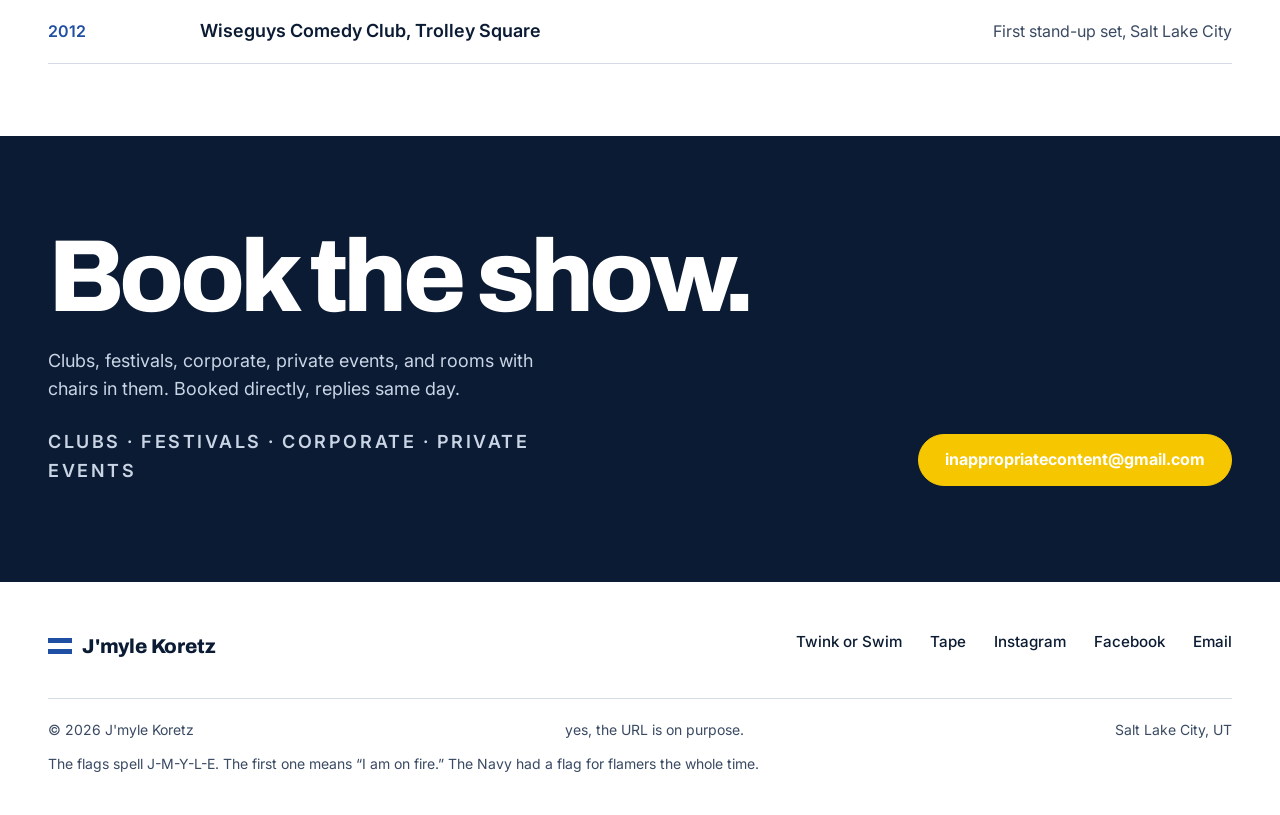
<file: videos.html>
<!DOCTYPE html>
<html lang="en">
<head>
<meta charset="UTF-8">
<meta name="viewport" content="width=device-width, initial-scale=1.0">
<title>Tape — J'myle Koretz</title>
<meta name="robots" content="noindex">
<link rel="canonical" href="https://sperm.wales/#tape">
<script>
// The tape now lives on the home page. Old #club links open the blue set.
var h = location.hash.toLowerCase();
location.replace('index.html' + (h === '#club' || h === '#blue' ? '#blue' : h === '#clean' ? '#clean' : '#tape'));
</script>
<meta http-equiv="refresh" content="0; url=index.html#tape">
</head>
<body>
<p>The tape has moved to the <a href="index.html#tape">home page</a>.</p>
</body>
</html>
</file>
<file: site.css>
/* =========================================================
   sperm.wales — Signal Flags theme
   Shared by index.html and salt.html
   ========================================================= */

:root {
  --navy: #0B1B33;      /* primary ink + dark bands */
  --blue: #1E4FA3;      /* flag blue, links, labels */
  --red: #D2232A;       /* flag red (fills) */
  --red-text: #B01D23;  /* flag red, text-safe on white */
  --yellow: #F6C700;    /* flag yellow (fills, CTA on navy) */
  --soft: #3A4A63;      /* body copy on white */
  --mist: #C9D4E5;      /* body copy on navy */
  --line: #D5DCE6;      /* hairlines */
  --wash: #F2F5FA;      /* alt section bg */
  --panel: #E9EEF6;     /* image placeholders */
  --white: #FFFFFF;

  --display: 'Archivo', 'Helvetica Neue', Arial, sans-serif;
  --body: 'Inter', system-ui, -apple-system, sans-serif;

  --gutter: clamp(16px, 4vw, 48px);
  --max: 1280px;
}

* { box-sizing: border-box; margin: 0; padding: 0; }
html { scroll-behavior: smooth; }
body {
  background: var(--white);
  color: var(--navy);
  font-family: var(--body);
  font-size: 1rem;
  line-height: 1.6;
  -webkit-font-smoothing: antialiased;
  overflow-x: hidden;
}
img { display: block; max-width: 100%; }
a { color: var(--navy); }
a:hover { color: var(--blue); }
:focus-visible { outline: 3px solid var(--blue); outline-offset: 3px; }

.wrap { max-width: var(--max); margin: 0 auto; padding-inline: var(--gutter); }

/* ===== Header / nav ===== */
.site-head { border-bottom: 1px solid var(--line); }
.site-head .wrap {
  display: flex; flex-wrap: wrap; justify-content: space-between; align-items: center;
  gap: 12px 24px; padding-block: 20px;
}
.brand {
  font-family: var(--display); font-weight: 800; font-size: 1.25rem;
  letter-spacing: -0.01em; text-decoration: none;
  display: inline-flex; align-items: center; gap: 10px;
}
.brand-flag {
  width: 24px; height: 16px; flex: none;
  background: linear-gradient(180deg, var(--blue) 33.33%, var(--white) 33.33% 66.67%, var(--blue) 66.67%);
}
.nav { display: flex; flex-wrap: wrap; align-items: center; gap: 8px 28px; font-size: 0.95rem; font-weight: 500; }
.nav a { text-decoration: none; }
.nav a[aria-current="page"] { color: var(--blue); box-shadow: inset 0 -2px 0 var(--blue); }

/* ===== Buttons ===== */
.btn {
  display: inline-flex; align-items: center; justify-content: center; min-height: 48px;
  padding: 12px 26px; border-radius: 999px; font-weight: 600; text-decoration: none;
  border: 1.5px solid var(--navy); transition: background .15s, color .15s, border-color .15s;
}
.btn-solid { background: var(--navy); color: var(--white); }
.btn-solid:hover { background: var(--blue); border-color: var(--blue); color: var(--white); }
.btn-line { background: transparent; color: var(--navy); }
.btn-line:hover { background: var(--navy); color: var(--white); }
.btn-flag { background: var(--yellow); border-color: var(--yellow); color: var(--navy); font-weight: 700; }
.btn-flag:hover { background: var(--white); border-color: var(--white); color: var(--navy); }
.nav .btn { min-height: 44px; padding: 10px 20px; }
.btn-row { display: flex; flex-wrap: wrap; gap: 12px; }

/* ===== Type ===== */
.eyebrow {
  font-size: 0.8rem; font-weight: 600; letter-spacing: 0.16em; text-transform: uppercase;
  color: var(--blue); margin-bottom: 18px;
}
.display {
  font-family: var(--display); font-weight: 800; letter-spacing: -0.045em; line-height: 0.88;
  font-size: clamp(3.5rem, 10vw, 9rem);
}
.h2 {
  font-family: var(--display); font-weight: 800; letter-spacing: -0.035em; line-height: 1;
  font-size: clamp(2.4rem, 5vw, 4rem); margin-bottom: 36px;
}
.h3 { font-family: var(--display); font-weight: 800; font-size: 2rem; letter-spacing: -0.02em; line-height: 1; }
.lede { font-size: 1.25rem; line-height: 1.55; color: var(--soft); max-width: 36rem; }
.prose p { font-size: 1.1rem; line-height: 1.7; color: var(--soft); max-width: 44rem; margin-bottom: 1.1rem; }
.prose strong { color: var(--navy); }
.text-link { font-weight: 600; text-decoration: none; box-shadow: inset 0 -2px 0 currentColor; }

/* ===== Hero ===== */
.hero .wrap {
  display: flex; flex-wrap: wrap; align-items: center; gap: 48px;
  padding-block: clamp(48px, 7vw, 80px) 56px;
}
.hero-main { flex: 1 1 420px; min-width: 0; }
.hero-main .lede { margin-top: 28px; }
.hero-main .btn-row { margin-top: 36px; }
.portrait {
  flex: 0 1 440px; min-width: 300px; max-width: 460px; aspect-ratio: 4 / 5;
  background: var(--panel); border-radius: 4px; overflow: hidden;
}
.portrait img { width: 100%; height: 100%; object-fit: cover; }

/* ===== Signal flag strip: J-M-Y-L-E in the International Code of Signals ===== */
.signal { display: flex; flex-wrap: wrap; align-items: center; gap: 20px 40px; }
.flags { display: grid; grid-template-columns: repeat(5, minmax(0, 1fr)); gap: 8px; flex: 1 1 320px; max-width: 520px; }
.flags span { aspect-ratio: 3 / 2; position: relative; display: block; }
/* Juliet: blue, white, blue */
.flags .f-j { background: linear-gradient(180deg, var(--blue) 33.33%, var(--white) 33.33% 66.67%, var(--blue) 66.67%); }
/* Mike: white saltire on blue */
.flags .f-m {
  background:
    linear-gradient(to top right, transparent calc(50% - 7px), var(--white) calc(50% - 7px) calc(50% + 7px), transparent calc(50% + 7px)),
    linear-gradient(to top left, transparent calc(50% - 7px), var(--white) calc(50% - 7px) calc(50% + 7px), transparent calc(50% + 7px)),
    var(--blue);
}
/* Yankee: yellow and red diagonal stripes */
.flags .f-y { background: repeating-linear-gradient(to bottom right, var(--yellow) 0 10%, var(--red) 10% 20%); }
/* Lima: yellow and black quarters */
.flags .f-l { background: conic-gradient(var(--navy) 0 25%, var(--yellow) 0 50%, var(--navy) 0 75%, var(--yellow) 0); }
/* Echo: blue over red */
.flags .f-e { background: linear-gradient(180deg, var(--blue) 50%, var(--red) 50%); }

/* ===== Sections ===== */
.section { padding-block: clamp(64px, 8vw, 96px); }
.section-tight { padding-block: clamp(48px, 6vw, 72px); }
.band-wash { background: var(--wash); }
.band-navy { background: var(--navy); color: var(--white); }
.band-navy .eyebrow { color: var(--yellow); }
.band-navy .lede, .band-navy p { color: var(--mist); }
.band-navy a { color: var(--white); }

/* numbered cards with flag-colored rule */
.cards { display: grid; grid-template-columns: repeat(auto-fit, minmax(260px, 1fr)); gap: 32px; }
.card { border-top: 4px solid var(--blue); padding-top: 24px; }
.card.red { border-top-color: var(--red); }
.card.yellow { border-top-color: var(--yellow); }
.card .num { font-size: 0.8rem; font-weight: 600; letter-spacing: 0.16em; color: var(--blue); }
.card.red .num { color: var(--red-text); }
.card.yellow .num { color: var(--soft); }
.card .h3 { margin: 12px 0; }
.card p { color: var(--soft); }
.card .text-link { display: inline-block; margin-top: 16px; }

/* two-column split */
.split { display: flex; flex-wrap: wrap; gap: 32px 64px; align-items: flex-start; }
.split > .side { flex: 1 1 260px; }
.split > .main { flex: 999 1 520px; min-width: 0; }

/* press */
.quotes { display: flex; flex-wrap: wrap; gap: 48px; }
.quote { flex: 1 1 380px; }
.quote p {
  font-family: var(--display); font-weight: 700; letter-spacing: -0.02em; line-height: 1.1;
  font-size: clamp(1.75rem, 3vw, 2.5rem); color: var(--navy);
}
.quote cite { display: block; margin-top: 16px; font-style: normal; font-size: 0.9rem; font-weight: 600; color: var(--soft); }
.quote cite a { color: inherit; }

/* list table (credits, specs) */
.rows { border-top: 2px solid var(--navy); }
.row {
  display: flex; flex-wrap: wrap; align-items: baseline; gap: 4px 32px;
  padding-block: 18px; border-bottom: 1px solid var(--line);
}
.row .k { flex: 0 0 120px; font-weight: 600; color: var(--blue); }
.row .v { flex: 1 1 300px; font-size: 1.125rem; font-weight: 600; }
.row .n { color: var(--soft); }
.award {
  display: inline-block; margin-left: 10px; padding: 3px 10px; border-radius: 999px;
  background: var(--yellow); color: var(--navy); font-size: 0.75rem; font-weight: 700;
  letter-spacing: 0.06em; text-transform: uppercase; vertical-align: 0.15em;
}

/* spec grid */
/* Request-only callout (full show recording) */
.callout {
  margin-top: 48px; padding: clamp(24px, 4vw, 40px); background: var(--white);
  border-top: 2px solid var(--navy); scroll-margin-top: 24px;
  display: flex; flex-wrap: wrap; align-items: center; justify-content: space-between; gap: 24px 48px;
}
.callout > div { flex: 1 1 320px; max-width: 40rem; }
.callout .h3 { margin: 8px 0 12px; }
.callout p:not(.eyebrow) { color: var(--soft); }
.on-navy-link { color: inherit; text-decoration: underline; text-underline-offset: 3px; }
.on-navy-link:hover { color: var(--yellow); }

.specs { display: grid; grid-template-columns: repeat(4, minmax(0, 1fr)); border-top: 2px solid var(--navy); }
.specs div { padding: 16px 16px 18px 0; border-bottom: 1px solid var(--line); }
.specs div + div { padding-left: 16px; border-left: 1px solid var(--line); }
.specs dt { font-size: 0.75rem; font-weight: 600; letter-spacing: 0.14em; text-transform: uppercase; color: var(--blue); }
.specs dd { font-family: var(--display); font-weight: 700; font-size: 1.4rem; letter-spacing: -0.01em; margin-top: 4px; }
@media (max-width: 700px) {
  .specs { grid-template-columns: repeat(2, minmax(0, 1fr)); }
  .specs div:nth-child(3) { border-left: none; padding-left: 0; }
}
.band-navy .specs { border-top-color: var(--white); }
.band-navy .specs div { border-color: rgba(255,255,255,.2); }
.band-navy .specs dt { color: var(--yellow); }

/* video */
.videos { display: flex; flex-wrap: wrap; gap: 40px 32px; }
.video { flex: 1 1 420px; min-width: 0; }
.frame { position: relative; aspect-ratio: 16 / 9; background: var(--navy); border-radius: 4px; overflow: hidden; }
.frame iframe { position: absolute; inset: 0; width: 100%; height: 100%; border: 0; }
.video h3 { margin-top: 18px; font-size: 1.25rem; font-weight: 600; display: flex; flex-wrap: wrap; gap: 10px; align-items: center; }
.video p { color: var(--soft); margin-top: 4px; }
/* ===== Home page tape player: one frame, three sets ===== */
.tape { scroll-margin-top: 16px; }
.tape .h2 { margin-bottom: 28px; }
.set-switch { display: grid; grid-template-columns: repeat(3, 1fr); gap: 12px; margin-bottom: 16px; }
.set-btn {
  font-family: var(--display); font-weight: 800; font-size: clamp(1.25rem, 3vw, 1.75rem); letter-spacing: -0.01em;
  padding: 18px 16px; border: 2px solid var(--navy); border-radius: 4px;
  background: transparent; color: var(--navy); cursor: pointer;
  transition: background .15s, color .15s;
}
.set-btn:hover { background: var(--wash); }
.set-btn[aria-pressed="true"] { background: var(--navy); color: var(--white); }
.set-btn:focus-visible { outline: 3px solid var(--blue); outline-offset: 3px; }
.tape-note { margin-top: 14px; font-size: 0.95rem; color: var(--soft); }

.tag {
  display: inline-block; padding: 3px 10px; border-radius: 999px; font-size: 0.72rem; font-weight: 700;
  letter-spacing: 0.08em; text-transform: uppercase; border: 1.5px solid currentColor;
}
.tag.red { color: var(--red-text); }
.tag.blue { color: var(--blue); }

/* booking band */
.book .wrap { display: flex; flex-wrap: wrap; gap: 32px; align-items: flex-end; justify-content: space-between; }
.book .display { font-size: clamp(3rem, 8vw, 6.5rem); color: var(--white); }
.book p { margin-top: 24px; max-width: 32rem; font-size: 1.125rem; }
.book-types { margin-top: 20px; font-size: 0.85rem; font-weight: 600; letter-spacing: 0.14em; text-transform: uppercase; color: var(--mist); }

/* rider lists (show page) */
.rider { list-style: none; margin-top: 16px; }
.rider li { padding-block: 10px; border-bottom: 1px dashed var(--line); color: var(--soft); line-height: 1.5; }
.rider li:last-child { border-bottom: none; }
.rider strong {
  display: block; font-size: 0.72rem; font-weight: 700; letter-spacing: 0.14em; text-transform: uppercase; color: var(--blue);
}
.card.red .rider strong { color: var(--red-text); }
.card.yellow .rider strong { color: var(--soft); }

/* pull quote */
.pull {
  font-family: var(--display); font-weight: 700; font-size: clamp(1.5rem, 2.6vw, 2rem); line-height: 1.15;
  letter-spacing: -0.02em; color: var(--navy); max-width: 46rem; margin: 2.2rem 0;
  padding-left: 24px; border-left: 6px solid var(--yellow);
}

/* official festival handoff + disclaimer */
.fringe-handoff { display: inline-flex; align-items: center; gap: 14px; text-decoration: none; }
.fringe-handoff img { width: 64px; height: 64px; }
.fringe-handoff span { font-size: 0.9rem; font-weight: 600; line-height: 1.3; }
.disclaimer { margin-top: 28px; font-size: 0.85rem; line-height: 1.6; color: var(--soft); max-width: 60rem; }
.disclaimer strong { color: var(--navy); }

/* ===== Footer ===== */
.site-foot { padding-block: 48px 40px; }
.foot-grid { display: flex; flex-wrap: wrap; justify-content: space-between; gap: 32px; align-items: flex-start; }
.foot-links { display: flex; flex-wrap: wrap; gap: 10px 28px; font-size: 0.95rem; font-weight: 500; }
.foot-links a { text-decoration: none; }
.foot-meta {
  margin-top: 36px; padding-top: 20px; border-top: 1px solid var(--line);
  display: flex; flex-wrap: wrap; justify-content: space-between; gap: 12px; font-size: 0.875rem; color: var(--soft);
}
.foot-note { margin-top: 12px; font-size: 0.875rem; color: var(--soft); }

@media (prefers-reduced-motion: reduce) {
  * { transition: none !important; animation: none !important; }
  html { scroll-behavior: auto; }
}
</file>
